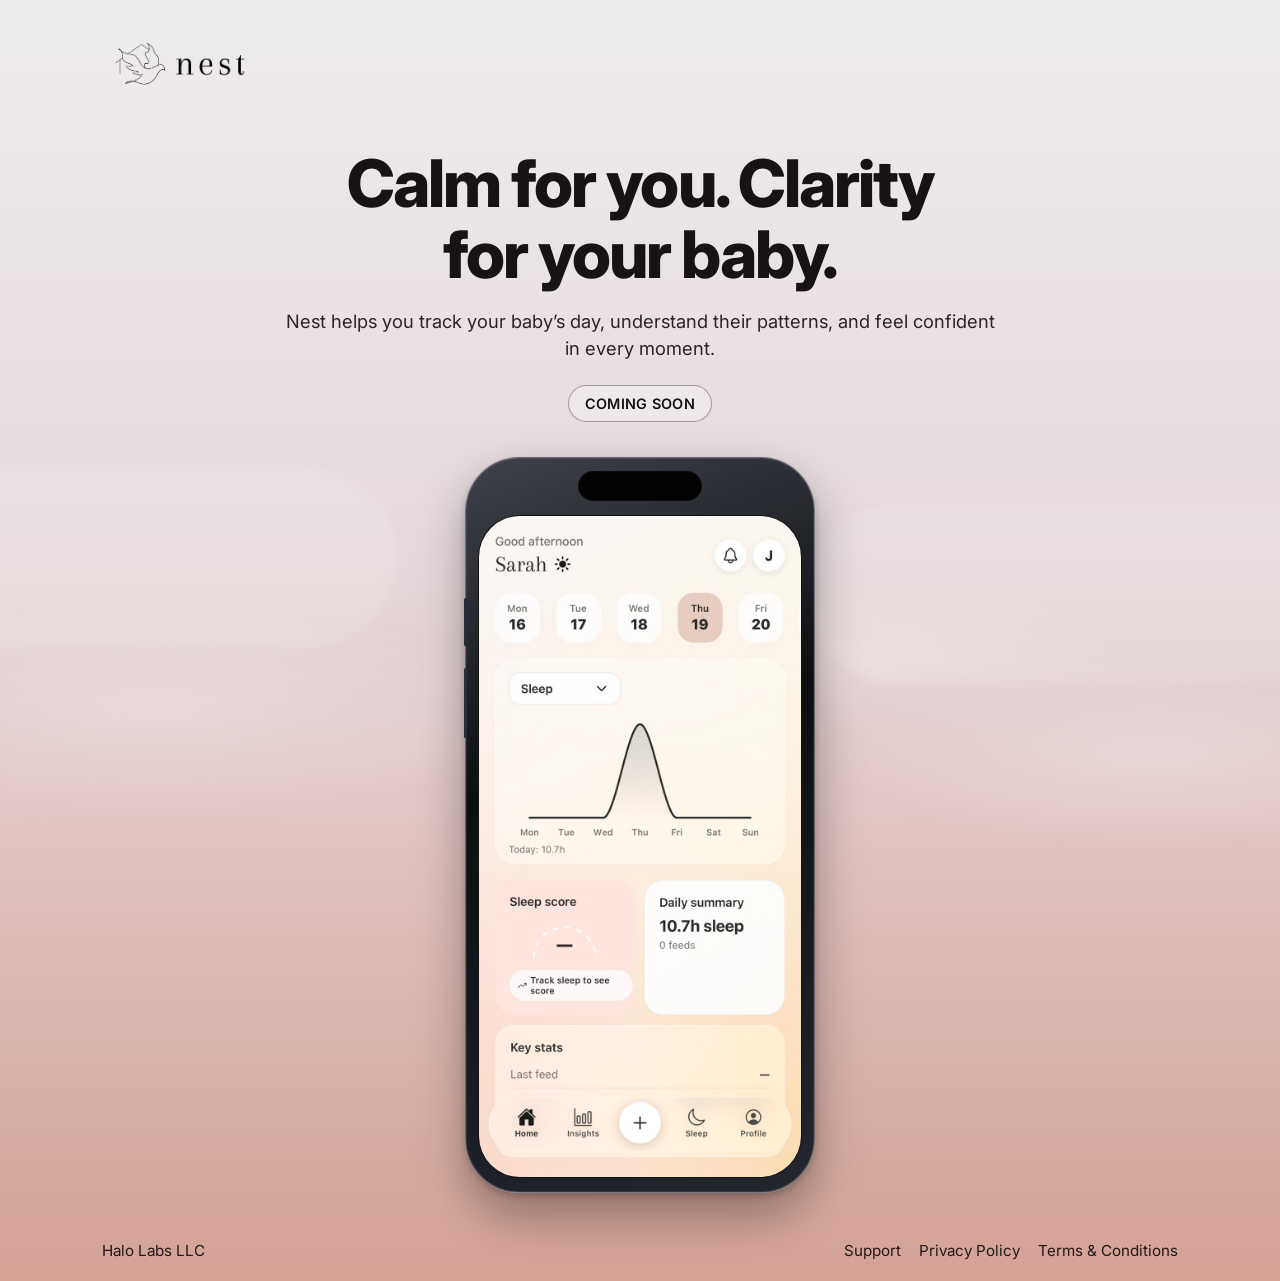
<file: index.html>
<!doctype html>
<html lang="en">
  <head>
    <meta charset="UTF-8" />
    <meta name="viewport" content="width=device-width, initial-scale=1.0" />
    <title>Nest Baby Tracker - Coming Soon</title>
    <link rel="preconnect" href="https://fonts.googleapis.com" />
    <link rel="preconnect" href="https://fonts.gstatic.com" crossorigin />
    <link
      href="https://fonts.googleapis.com/css2?family=Inter:wght@400;500;700;800&display=swap"
      rel="stylesheet"
    />
    <link rel="stylesheet" href="./styles.css" />
  </head>
  <body>
    <div class="page-bg" aria-hidden="true"></div>
    <div class="page-bg-clouds" aria-hidden="true"></div>
    <div class="page-wrap">
      <header class="site-header">
        <img src="./nestlogolengtleft.png" alt="Nest logo" class="logo" />
      </header>

      <main class="hero">
        <h1>Calm for you. Clarity for your baby.</h1>
        <p>
          Nest helps you track your baby’s day, understand their patterns, and
          feel confident in every moment.
        </p>
        <span class="coming-soon">Coming Soon</span>

        <section class="iphone" aria-label="Nest app preview">
          <div class="iphone-camera-island" aria-hidden="true"></div>
          <div class="iphone-screen">
            <img src="./websitemockup.jpeg" alt="Nest app interface preview" />
          </div>
        </section>
      </main>

      <footer class="site-footer">
        <p>Halo Labs LLC</p>
        <nav aria-label="Legal links">
          <a href="./support.html">Support</a>
          <a href="./privacy-policy.html">Privacy Policy</a>
          <a href="./terms-and-conditions.html">Terms &amp; Conditions</a>
        </nav>
      </footer>
    </div>
  </body>
</html>
</file>
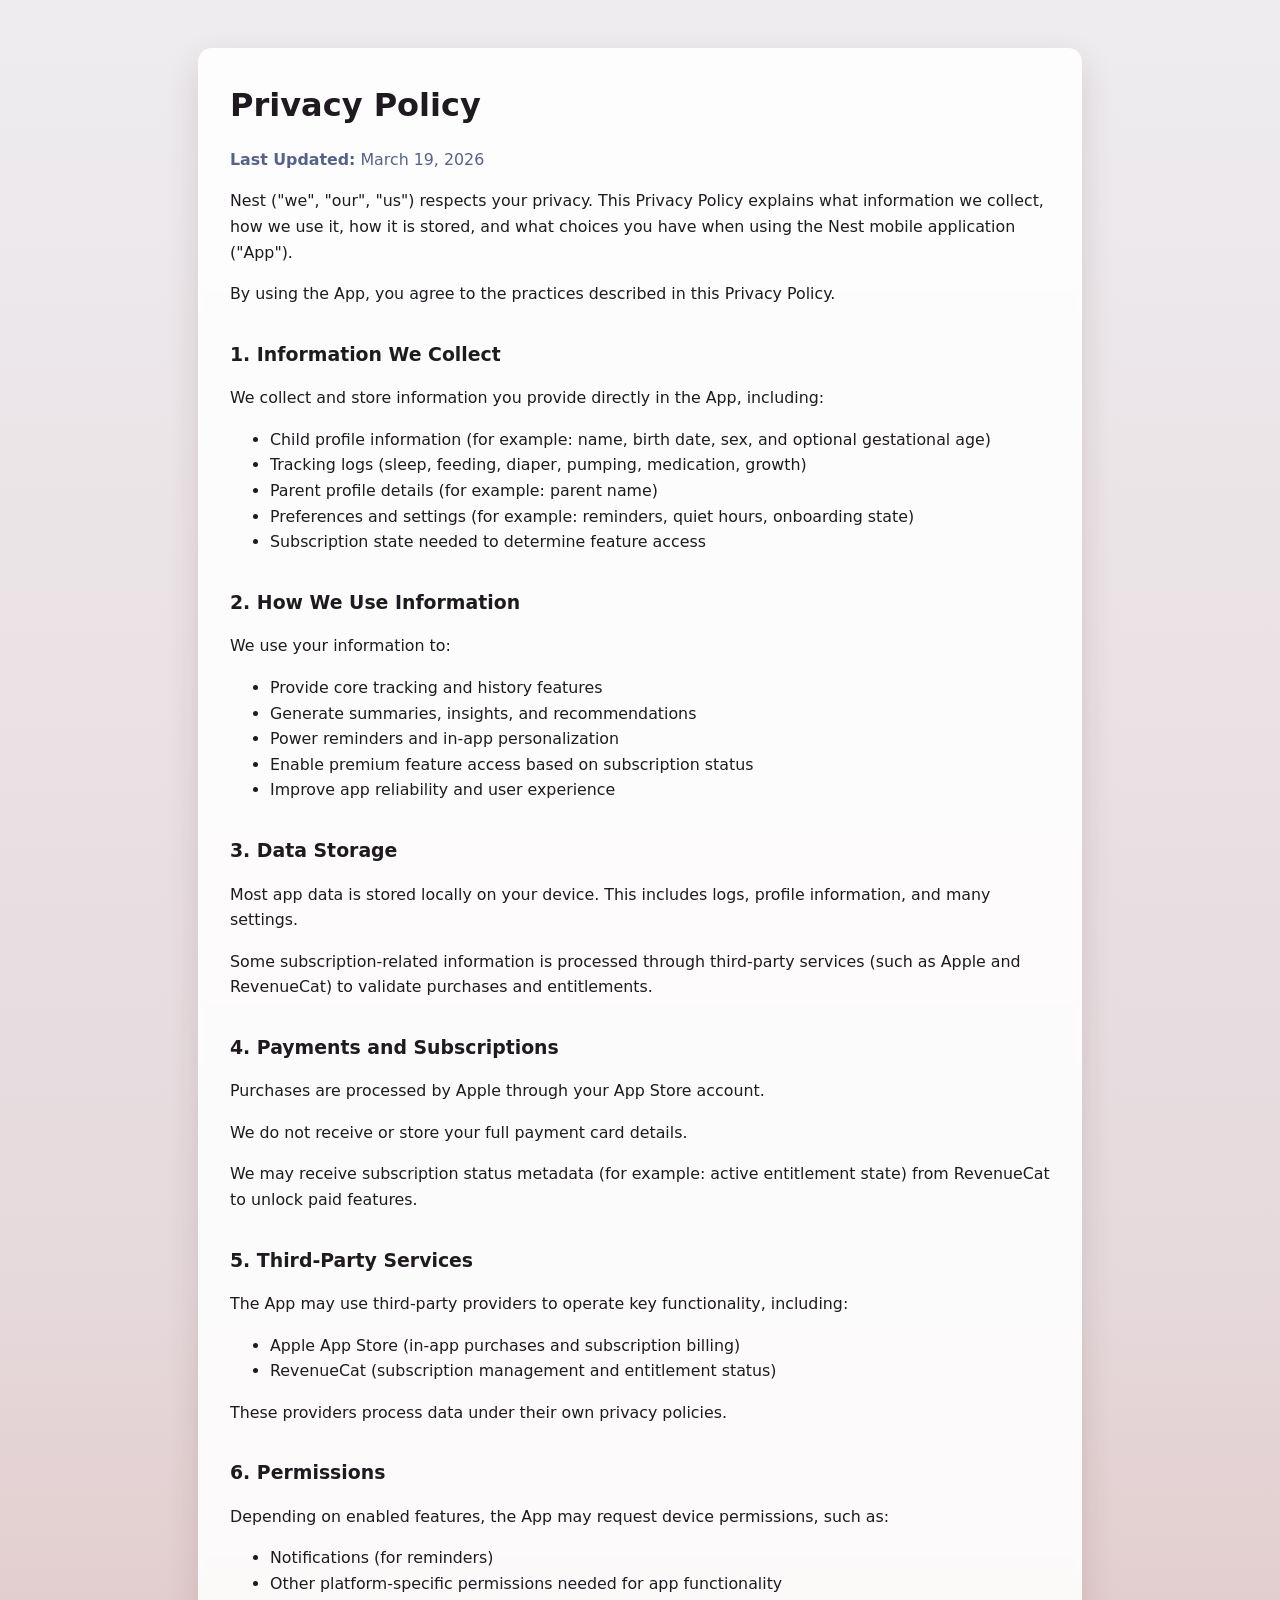
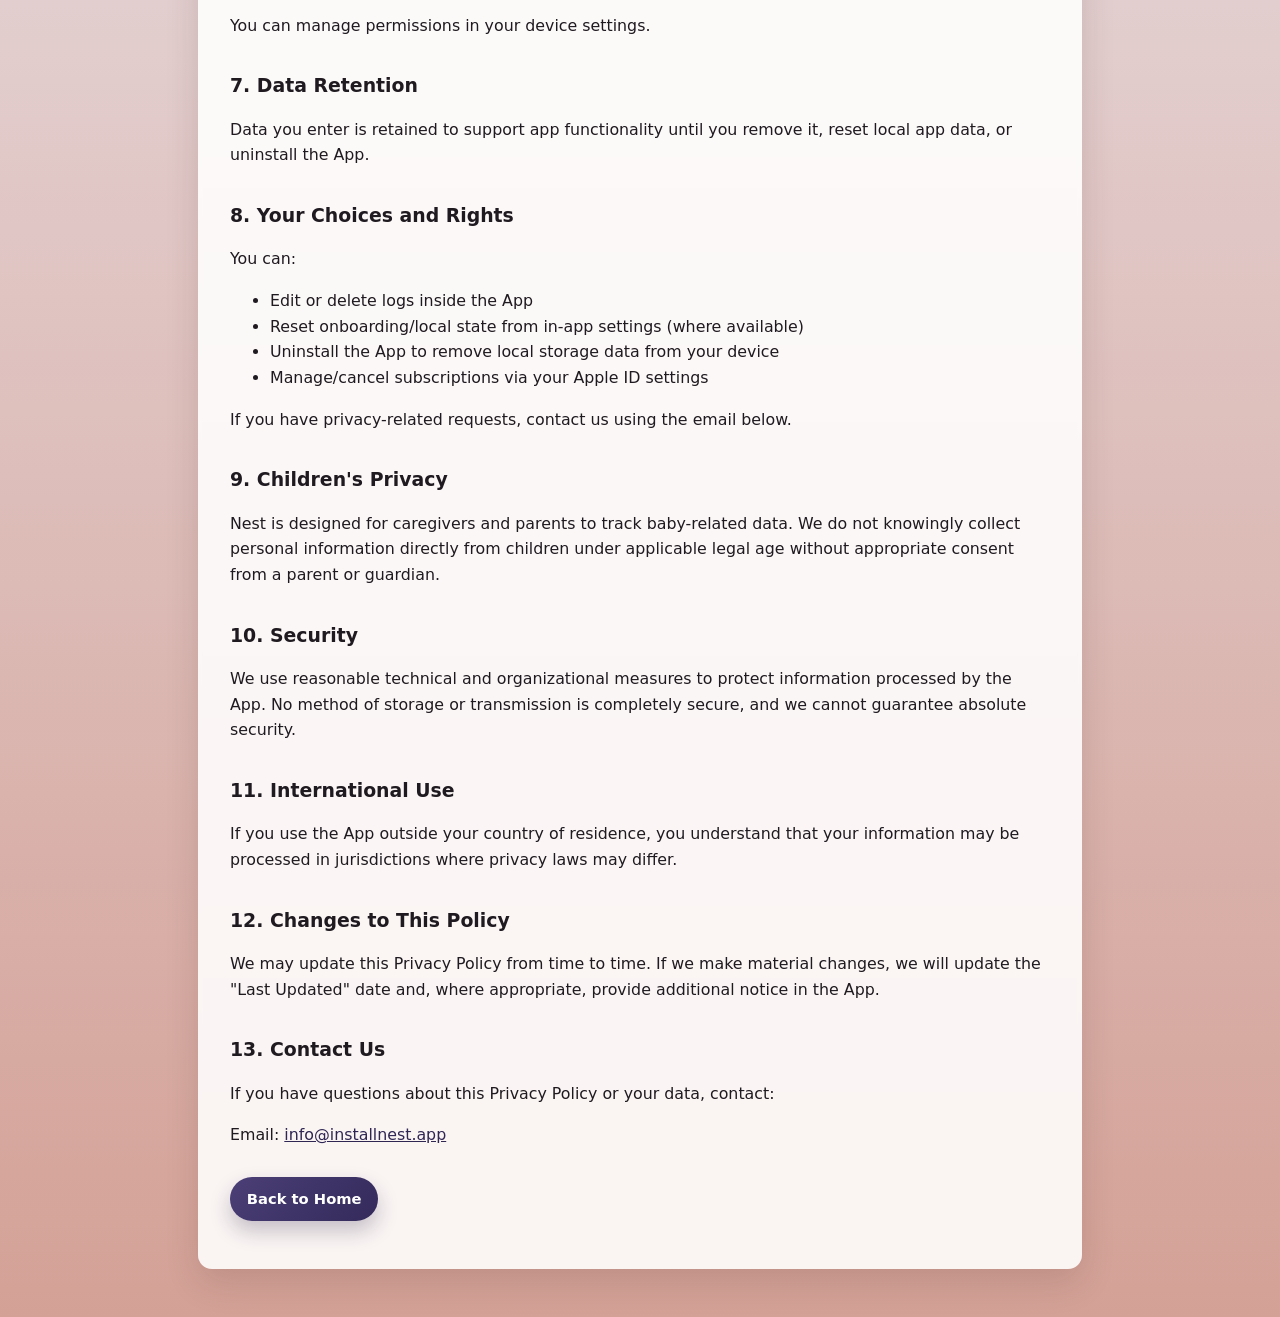
<file: privacy-policy.html>
<!doctype html>
<html lang="en">
  <head>
    <meta charset="UTF-8" />
    <meta name="viewport" content="width=device-width, initial-scale=1.0" />
    <title>Privacy Policy - Nest Baby Tracker</title>
    <style>
      body {
        margin: 0;
        font-family: Inter, system-ui, -apple-system, Segoe UI, Roboto, sans-serif;
        background: linear-gradient(180deg, #eeecef 0%, #e6d9dc 44%, #d4a196 100%);
        color: #1f1a1f;
        line-height: 1.62;
      }
      main {
        width: min(820px, 92vw);
        margin: 3rem auto;
        background: rgba(255, 255, 255, 0.88);
        backdrop-filter: blur(2px);
        padding: 2rem;
        border-radius: 14px;
        box-shadow: 0 14px 34px rgba(56, 28, 28, 0.14);
      }
      h1 {
        margin-top: 0;
      }
      h2 {
        margin-top: 2rem;
        margin-bottom: 0.5rem;
        font-size: 1.18rem;
      }
      p,
      li {
        font-size: 0.99rem;
      }
      ul {
        margin-top: 0.4rem;
        margin-bottom: 1rem;
      }
      .meta {
        color: #55638b;
        margin-top: -0.4rem;
      }
      a {
        color: #2f2654;
      }
      .back-wrap {
        margin-top: 1.8rem;
      }
      .back-button {
        display: inline-block;
        text-decoration: none;
        color: #ffffff;
        background: linear-gradient(135deg, #4b3f77, #342a5a);
        padding: 0.64rem 1.05rem;
        border-radius: 999px;
        font-weight: 600;
        font-size: 0.92rem;
        box-shadow: 0 10px 20px rgba(44, 34, 73, 0.25);
      }
      .back-button:hover,
      .back-button:focus-visible {
        transform: translateY(-1px);
        box-shadow: 0 13px 24px rgba(44, 34, 73, 0.28);
      }
    </style>
  </head>
  <body>
    <main>
      <h1>Privacy Policy</h1>
      <p class="meta"><strong>Last Updated:</strong> March 19, 2026</p>
      <p>
        Nest ("we", "our", "us") respects your privacy. This Privacy Policy
        explains what information we collect, how we use it, how it is stored,
        and what choices you have when using the Nest mobile application
        ("App").
      </p>
      <p>
        By using the App, you agree to the practices described in this Privacy
        Policy.
      </p>

      <h2>1. Information We Collect</h2>
      <p>
        We collect and store information you provide directly in the App,
        including:
      </p>
      <ul>
        <li>
          Child profile information (for example: name, birth date, sex, and
          optional gestational age)
        </li>
        <li>Tracking logs (sleep, feeding, diaper, pumping, medication, growth)</li>
        <li>Parent profile details (for example: parent name)</li>
        <li>
          Preferences and settings (for example: reminders, quiet hours,
          onboarding state)
        </li>
        <li>Subscription state needed to determine feature access</li>
      </ul>

      <h2>2. How We Use Information</h2>
      <p>We use your information to:</p>
      <ul>
        <li>Provide core tracking and history features</li>
        <li>Generate summaries, insights, and recommendations</li>
        <li>Power reminders and in-app personalization</li>
        <li>Enable premium feature access based on subscription status</li>
        <li>Improve app reliability and user experience</li>
      </ul>

      <h2>3. Data Storage</h2>
      <p>
        Most app data is stored locally on your device. This includes logs,
        profile information, and many settings.
      </p>
      <p>
        Some subscription-related information is processed through third-party
        services (such as Apple and RevenueCat) to validate purchases and
        entitlements.
      </p>

      <h2>4. Payments and Subscriptions</h2>
      <p>Purchases are processed by Apple through your App Store account.</p>
      <p>We do not receive or store your full payment card details.</p>
      <p>
        We may receive subscription status metadata (for example: active
        entitlement state) from RevenueCat to unlock paid features.
      </p>

      <h2>5. Third-Party Services</h2>
      <p>
        The App may use third-party providers to operate key functionality,
        including:
      </p>
      <ul>
        <li>Apple App Store (in-app purchases and subscription billing)</li>
        <li>RevenueCat (subscription management and entitlement status)</li>
      </ul>
      <p>These providers process data under their own privacy policies.</p>

      <h2>6. Permissions</h2>
      <p>
        Depending on enabled features, the App may request device permissions,
        such as:
      </p>
      <ul>
        <li>Notifications (for reminders)</li>
        <li>Other platform-specific permissions needed for app functionality</li>
      </ul>
      <p>You can manage permissions in your device settings.</p>

      <h2>7. Data Retention</h2>
      <p>
        Data you enter is retained to support app functionality until you remove
        it, reset local app data, or uninstall the App.
      </p>

      <h2>8. Your Choices and Rights</h2>
      <p>You can:</p>
      <ul>
        <li>Edit or delete logs inside the App</li>
        <li>Reset onboarding/local state from in-app settings (where available)</li>
        <li>Uninstall the App to remove local storage data from your device</li>
        <li>Manage/cancel subscriptions via your Apple ID settings</li>
      </ul>
      <p>If you have privacy-related requests, contact us using the email below.</p>

      <h2>9. Children's Privacy</h2>
      <p>
        Nest is designed for caregivers and parents to track baby-related data.
        We do not knowingly collect personal information directly from children
        under applicable legal age without appropriate consent from a parent or
        guardian.
      </p>

      <h2>10. Security</h2>
      <p>
        We use reasonable technical and organizational measures to protect
        information processed by the App. No method of storage or transmission
        is completely secure, and we cannot guarantee absolute security.
      </p>

      <h2>11. International Use</h2>
      <p>
        If you use the App outside your country of residence, you understand
        that your information may be processed in jurisdictions where privacy
        laws may differ.
      </p>

      <h2>12. Changes to This Policy</h2>
      <p>
        We may update this Privacy Policy from time to time. If we make material
        changes, we will update the "Last Updated" date and, where appropriate,
        provide additional notice in the App.
      </p>

      <h2>13. Contact Us</h2>
      <p>If you have questions about this Privacy Policy or your data, contact:</p>
      <p>Email: <a href="mailto:info@installnest.app">info@installnest.app</a></p>
      <p class="back-wrap">
        <a class="back-button" href="./index.html">Back to Home</a>
      </p>
    </main>
  </body>
</html>
</file>
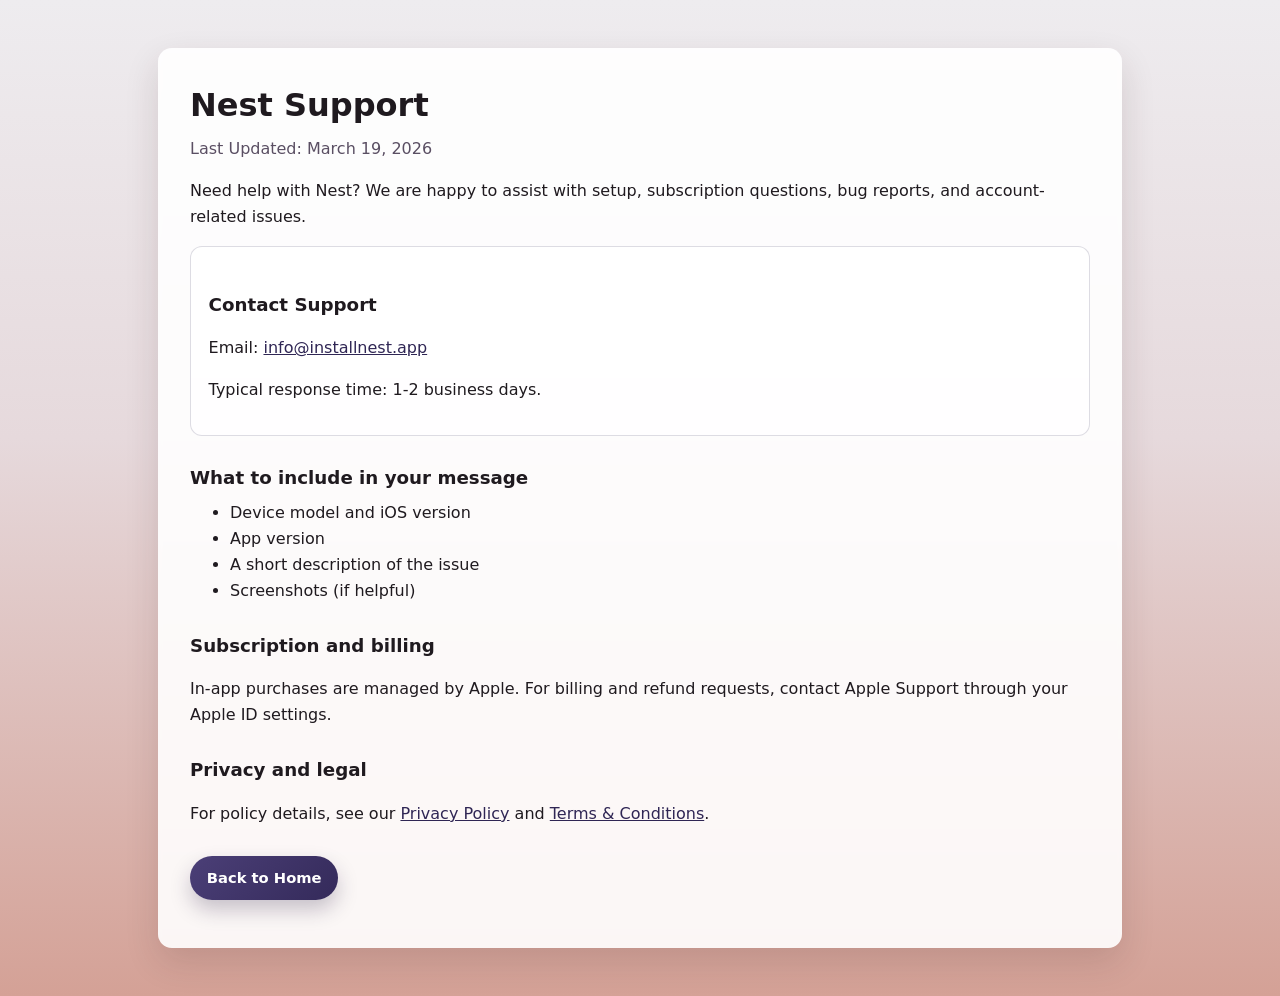
<file: support.html>
<!doctype html>
<html lang="en">
  <head>
    <meta charset="UTF-8" />
    <meta name="viewport" content="width=device-width, initial-scale=1.0" />
    <title>Support - Nest</title>
    <style>
      body {
        margin: 0;
        font-family: Inter, system-ui, -apple-system, Segoe UI, Roboto, sans-serif;
        background: linear-gradient(180deg, #eeecef 0%, #e6d9dc 44%, #d4a196 100%);
        color: #1f1a1f;
        line-height: 1.62;
      }
      main {
        width: min(900px, 92vw);
        margin: 3rem auto;
        background: rgba(255, 255, 255, 0.9);
        backdrop-filter: blur(2px);
        padding: 2rem;
        border-radius: 14px;
        box-shadow: 0 14px 34px rgba(56, 28, 28, 0.14);
      }
      h1 {
        margin-top: 0;
        margin-bottom: 0.25rem;
      }
      h2 {
        margin-top: 1.7rem;
        margin-bottom: 0.45rem;
        font-size: 1.14rem;
      }
      p,
      li {
        font-size: 1rem;
      }
      ul {
        margin-top: 0.35rem;
      }
      a {
        color: #2f2654;
      }
      .meta {
        color: #5a4f63;
        margin-top: 0;
      }
      .contact-card {
        margin-top: 1rem;
        padding: 1rem 1.1rem;
        border-radius: 12px;
        border: 1px solid rgba(47, 38, 84, 0.16);
        background: rgba(255, 255, 255, 0.75);
      }
      .back-wrap {
        margin-top: 1.8rem;
      }
      .back-button {
        display: inline-block;
        text-decoration: none;
        color: #ffffff;
        background: linear-gradient(135deg, #4b3f77, #342a5a);
        padding: 0.64rem 1.05rem;
        border-radius: 999px;
        font-weight: 600;
        font-size: 0.92rem;
        box-shadow: 0 10px 20px rgba(44, 34, 73, 0.25);
      }
      .back-button:hover,
      .back-button:focus-visible {
        transform: translateY(-1px);
        box-shadow: 0 13px 24px rgba(44, 34, 73, 0.28);
      }
    </style>
  </head>
  <body>
    <main>
      <h1>Nest Support</h1>
      <p class="meta">Last Updated: March 19, 2026</p>
      <p>
        Need help with Nest? We are happy to assist with setup, subscription
        questions, bug reports, and account-related issues.
      </p>

      <div class="contact-card">
        <h2>Contact Support</h2>
        <p>
          Email:
          <a href="mailto:info@installnest.app">info@installnest.app</a>
        </p>
        <p>Typical response time: 1-2 business days.</p>
      </div>

      <h2>What to include in your message</h2>
      <ul>
        <li>Device model and iOS version</li>
        <li>App version</li>
        <li>A short description of the issue</li>
        <li>Screenshots (if helpful)</li>
      </ul>

      <h2>Subscription and billing</h2>
      <p>
        In-app purchases are managed by Apple. For billing and refund requests,
        contact Apple Support through your Apple ID settings.
      </p>

      <h2>Privacy and legal</h2>
      <p>
        For policy details, see our
        <a href="./privacy-policy.html">Privacy Policy</a> and
        <a href="./terms-and-conditions.html">Terms &amp; Conditions</a>.
      </p>

      <p class="back-wrap">
        <a class="back-button" href="./index.html">Back to Home</a>
      </p>
    </main>
  </body>
</html>
</file>
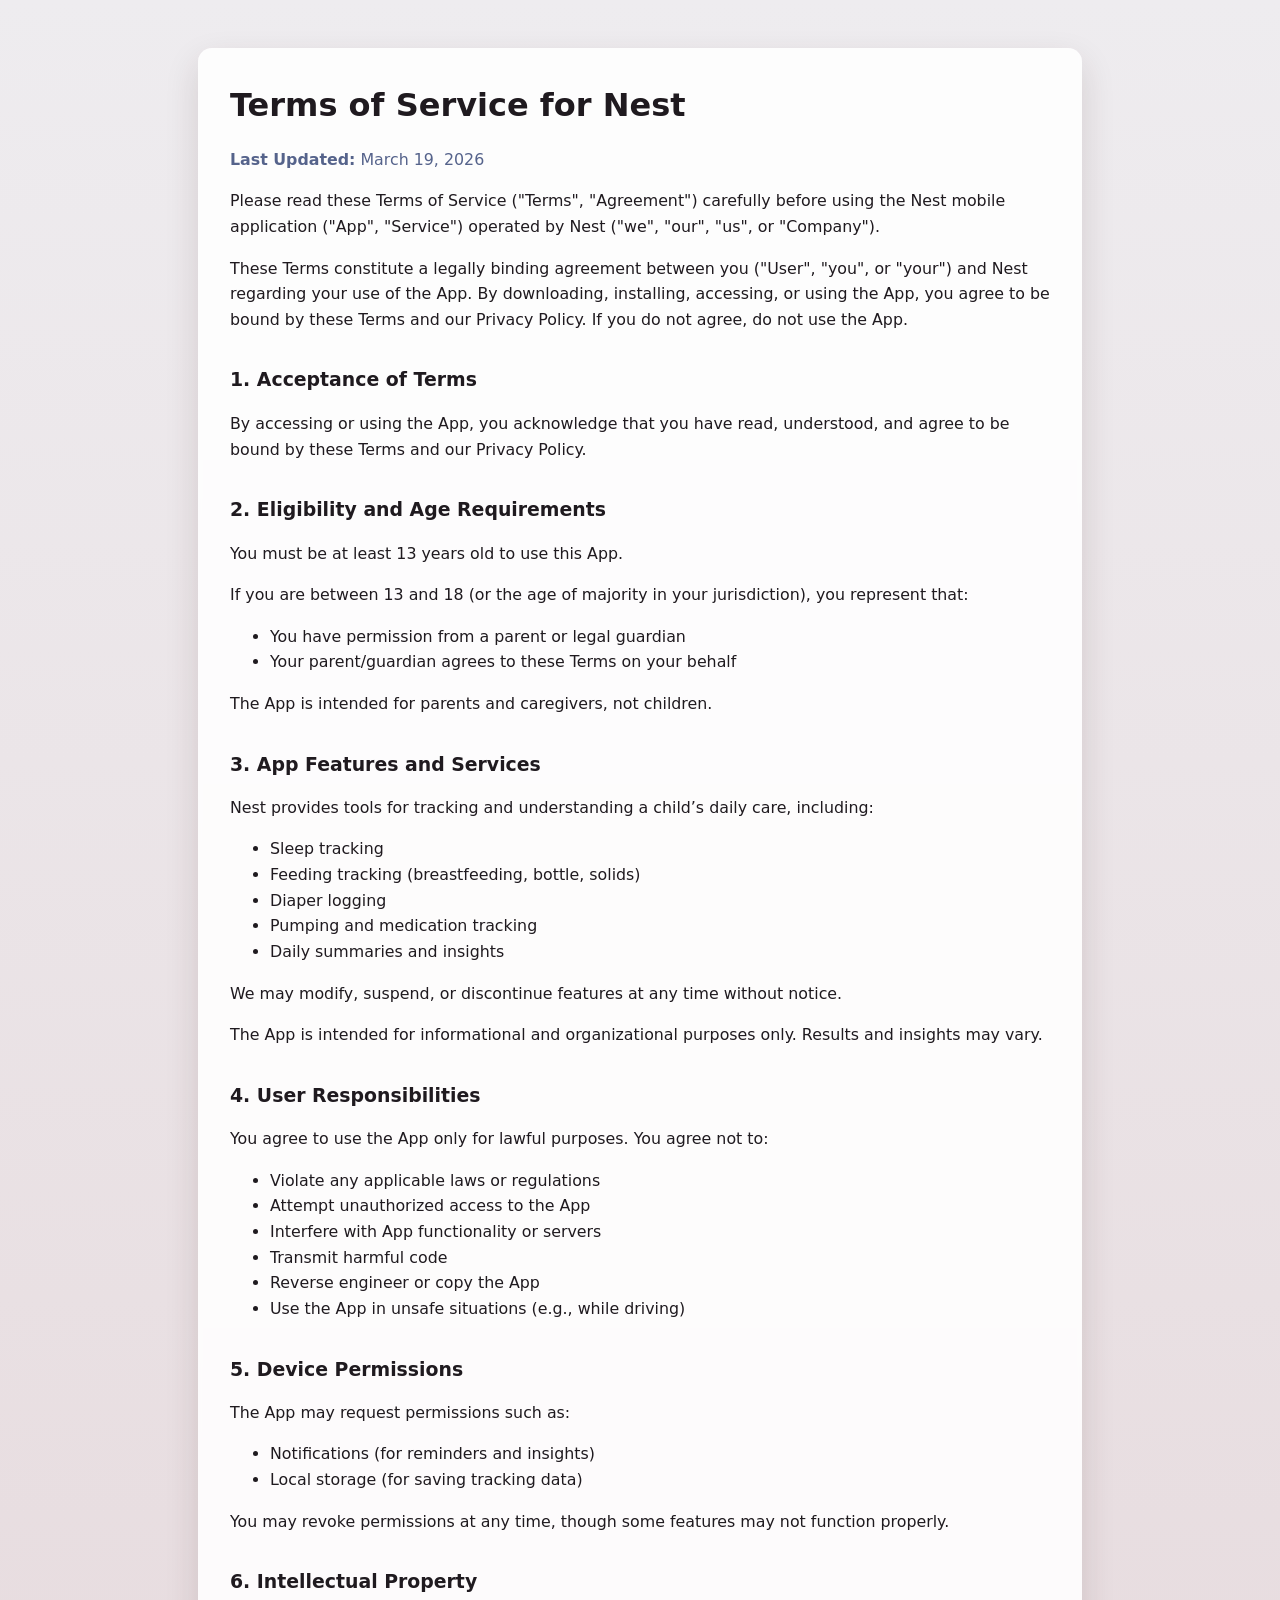
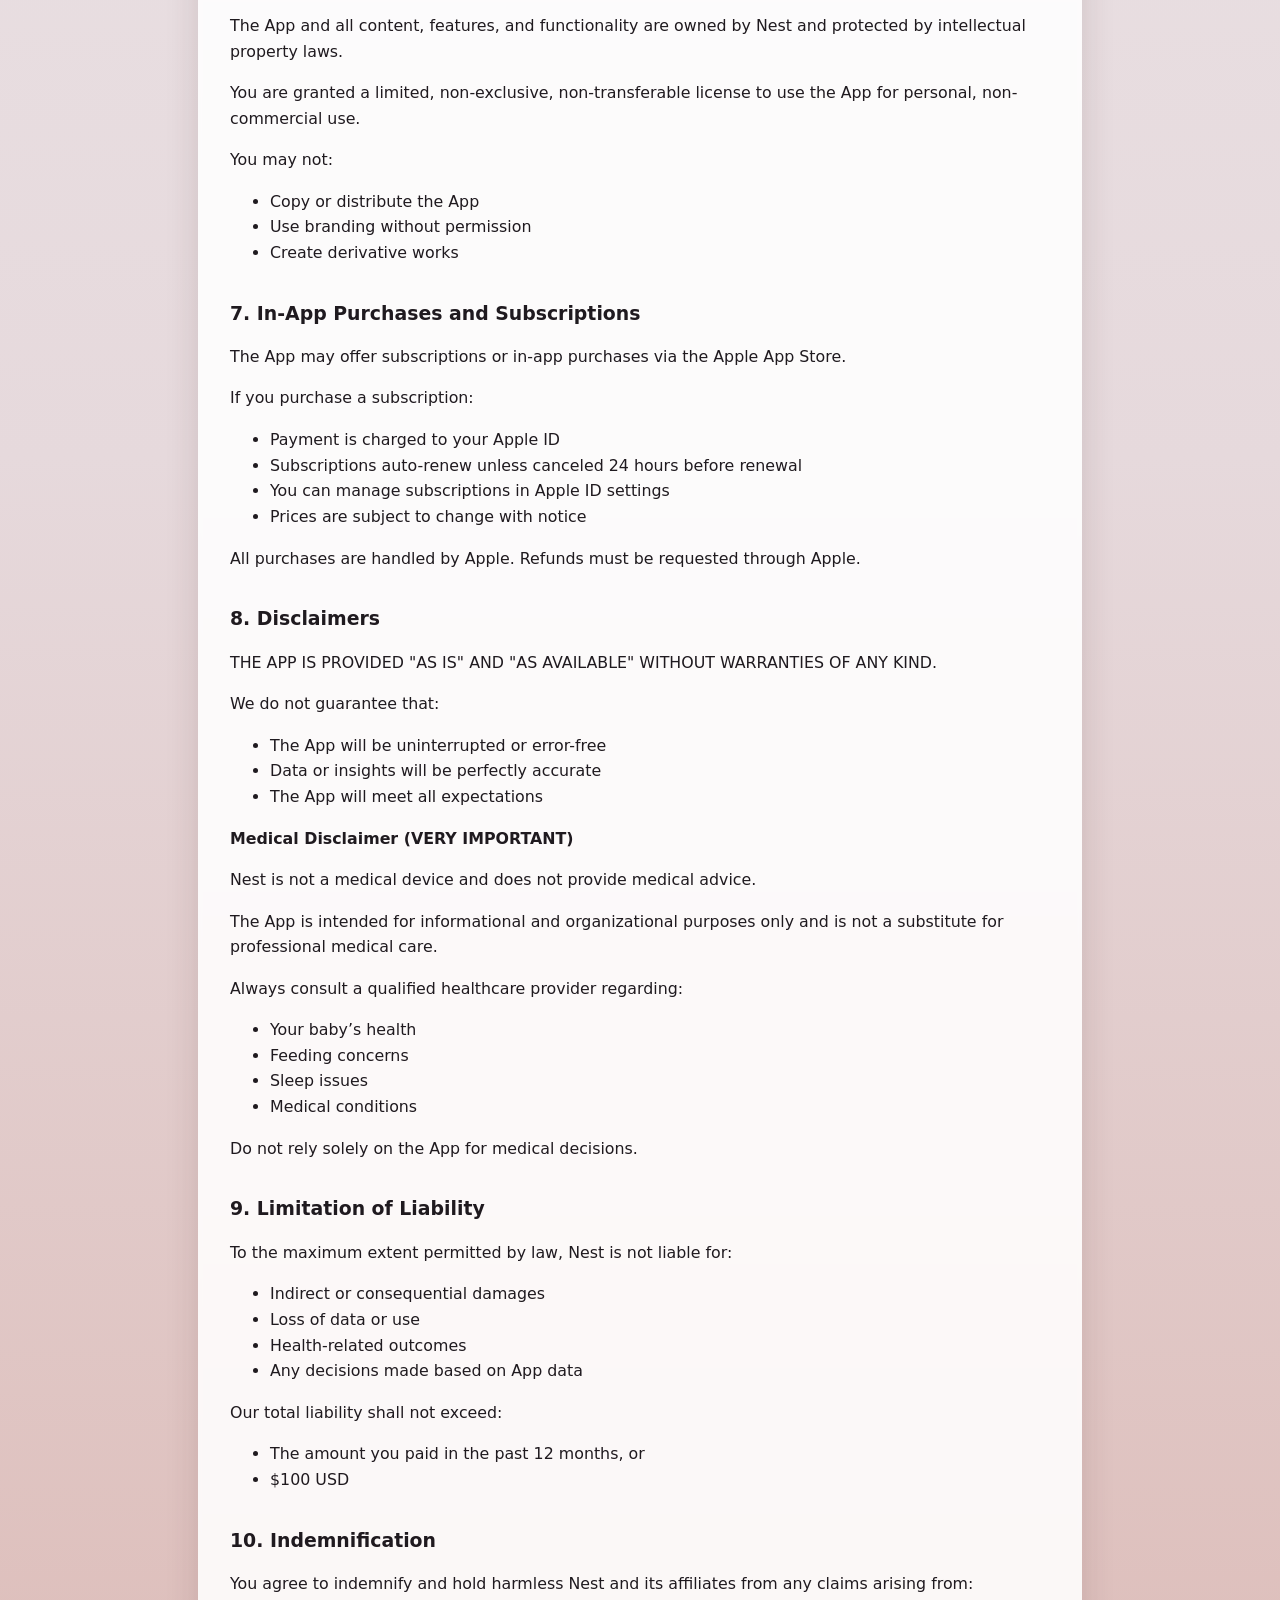
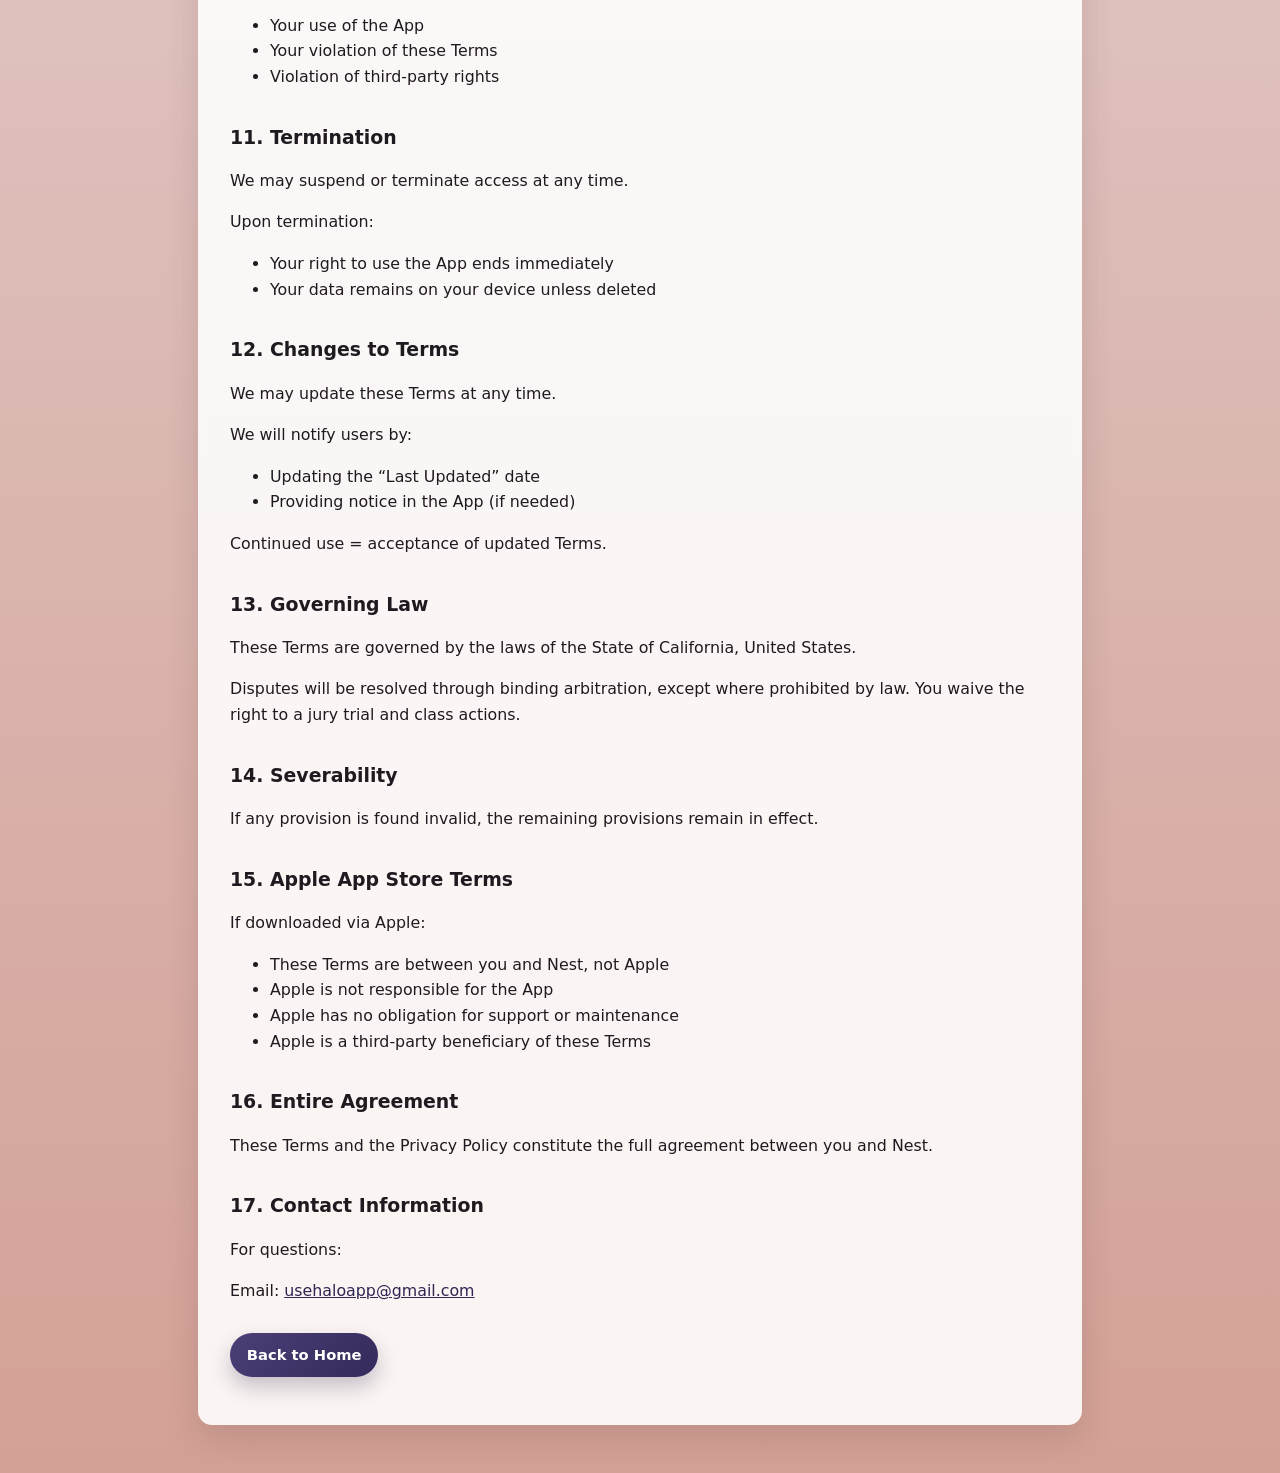
<file: terms-and-conditions.html>
<!doctype html>
<html lang="en">
  <head>
    <meta charset="UTF-8" />
    <meta name="viewport" content="width=device-width, initial-scale=1.0" />
    <title>Terms &amp; Conditions - Nest Baby Tracker</title>
    <style>
      body {
        margin: 0;
        font-family: Inter, system-ui, -apple-system, Segoe UI, Roboto, sans-serif;
        background: linear-gradient(180deg, #eeecef 0%, #e6d9dc 44%, #d4a196 100%);
        color: #1f1a1f;
        line-height: 1.62;
      }
      main {
        width: min(820px, 92vw);
        margin: 3rem auto;
        background: rgba(255, 255, 255, 0.88);
        backdrop-filter: blur(2px);
        padding: 2rem;
        border-radius: 14px;
        box-shadow: 0 14px 34px rgba(56, 28, 28, 0.14);
      }
      h1 {
        margin-top: 0;
      }
      h2 {
        margin-top: 2rem;
        margin-bottom: 0.5rem;
        font-size: 1.18rem;
      }
      p,
      li {
        font-size: 0.99rem;
      }
      ul {
        margin-top: 0.4rem;
        margin-bottom: 1rem;
      }
      .meta {
        color: #55638b;
        margin-top: -0.4rem;
      }
      a {
        color: #2f2654;
      }
      .back-wrap {
        margin-top: 1.8rem;
      }
      .back-button {
        display: inline-block;
        text-decoration: none;
        color: #ffffff;
        background: linear-gradient(135deg, #4b3f77, #342a5a);
        padding: 0.64rem 1.05rem;
        border-radius: 999px;
        font-weight: 600;
        font-size: 0.92rem;
        box-shadow: 0 10px 20px rgba(44, 34, 73, 0.25);
      }
      .back-button:hover,
      .back-button:focus-visible {
        transform: translateY(-1px);
        box-shadow: 0 13px 24px rgba(44, 34, 73, 0.28);
      }
    </style>
  </head>
  <body>
    <main>
      <h1>Terms of Service for Nest</h1>
      <p class="meta"><strong>Last Updated:</strong> March 19, 2026</p>
      <p>
        Please read these Terms of Service ("Terms", "Agreement") carefully
        before using the Nest mobile application ("App", "Service") operated by
        Nest ("we", "our", "us", or "Company").
      </p>
      <p>
        These Terms constitute a legally binding agreement between you ("User",
        "you", or "your") and Nest regarding your use of the App. By
        downloading, installing, accessing, or using the App, you agree to be
        bound by these Terms and our Privacy Policy. If you do not agree, do
        not use the App.
      </p>

      <h2>1. Acceptance of Terms</h2>
      <p>
        By accessing or using the App, you acknowledge that you have read,
        understood, and agree to be bound by these Terms and our Privacy Policy.
      </p>

      <h2>2. Eligibility and Age Requirements</h2>
      <p>
        You must be at least 13 years old to use this App.
      </p>
      <p>
        If you are between 13 and 18 (or the age of majority in your
        jurisdiction), you represent that:
      </p>
      <ul>
        <li>You have permission from a parent or legal guardian</li>
        <li>Your parent/guardian agrees to these Terms on your behalf</li>
      </ul>
      <p>The App is intended for parents and caregivers, not children.</p>

      <h2>3. App Features and Services</h2>
      <p>
        Nest provides tools for tracking and understanding a child’s daily care,
        including:
      </p>
      <ul>
        <li>Sleep tracking</li>
        <li>Feeding tracking (breastfeeding, bottle, solids)</li>
        <li>Diaper logging</li>
        <li>Pumping and medication tracking</li>
        <li>Daily summaries and insights</li>
      </ul>
      <p>
        We may modify, suspend, or discontinue features at any time without
        notice.
      </p>
      <p>
        The App is intended for informational and organizational purposes only.
        Results and insights may vary.
      </p>

      <h2>4. User Responsibilities</h2>
      <p>You agree to use the App only for lawful purposes. You agree not to:</p>
      <ul>
        <li>Violate any applicable laws or regulations</li>
        <li>Attempt unauthorized access to the App</li>
        <li>Interfere with App functionality or servers</li>
        <li>Transmit harmful code</li>
        <li>Reverse engineer or copy the App</li>
        <li>Use the App in unsafe situations (e.g., while driving)</li>
      </ul>

      <h2>5. Device Permissions</h2>
      <p>The App may request permissions such as:</p>
      <ul>
        <li>Notifications (for reminders and insights)</li>
        <li>Local storage (for saving tracking data)</li>
      </ul>
      <p>
        You may revoke permissions at any time, though some features may not
        function properly.
      </p>

      <h2>6. Intellectual Property</h2>
      <p>
        The App and all content, features, and functionality are owned by Nest
        and protected by intellectual property laws.
      </p>
      <p>
        You are granted a limited, non-exclusive, non-transferable license to
        use the App for personal, non-commercial use.
      </p>
      <p>You may not:</p>
      <ul>
        <li>Copy or distribute the App</li>
        <li>Use branding without permission</li>
        <li>Create derivative works</li>
      </ul>

      <h2>7. In-App Purchases and Subscriptions</h2>
      <p>
        The App may offer subscriptions or in-app purchases via the Apple App
        Store.
      </p>
      <p>If you purchase a subscription:</p>
      <ul>
        <li>Payment is charged to your Apple ID</li>
        <li>Subscriptions auto-renew unless canceled 24 hours before renewal</li>
        <li>You can manage subscriptions in Apple ID settings</li>
        <li>Prices are subject to change with notice</li>
      </ul>
      <p>
        All purchases are handled by Apple. Refunds must be requested through
        Apple.
      </p>

      <h2>8. Disclaimers</h2>
      <p>
        THE APP IS PROVIDED "AS IS" AND "AS AVAILABLE" WITHOUT WARRANTIES OF ANY
        KIND.
      </p>
      <p>We do not guarantee that:</p>
      <ul>
        <li>The App will be uninterrupted or error-free</li>
        <li>Data or insights will be perfectly accurate</li>
        <li>The App will meet all expectations</li>
      </ul>
      <p><strong>Medical Disclaimer (VERY IMPORTANT)</strong></p>
      <p>
        Nest is not a medical device and does not provide medical advice.
      </p>
      <p>
        The App is intended for informational and organizational purposes only
        and is not a substitute for professional medical care.
      </p>
      <p>Always consult a qualified healthcare provider regarding:</p>
      <ul>
        <li>Your baby’s health</li>
        <li>Feeding concerns</li>
        <li>Sleep issues</li>
        <li>Medical conditions</li>
      </ul>
      <p>Do not rely solely on the App for medical decisions.</p>

      <h2>9. Limitation of Liability</h2>
      <p>To the maximum extent permitted by law, Nest is not liable for:</p>
      <ul>
        <li>Indirect or consequential damages</li>
        <li>Loss of data or use</li>
        <li>Health-related outcomes</li>
        <li>Any decisions made based on App data</li>
      </ul>
      <p>Our total liability shall not exceed:</p>
      <ul>
        <li>The amount you paid in the past 12 months, or</li>
        <li>$100 USD</li>
      </ul>

      <h2>10. Indemnification</h2>
      <p>
        You agree to indemnify and hold harmless Nest and its affiliates from
        any claims arising from:
      </p>
      <ul>
        <li>Your use of the App</li>
        <li>Your violation of these Terms</li>
        <li>Violation of third-party rights</li>
      </ul>

      <h2>11. Termination</h2>
      <p>We may suspend or terminate access at any time.</p>
      <p>
        Upon termination:
      </p>
      <ul>
        <li>Your right to use the App ends immediately</li>
        <li>Your data remains on your device unless deleted</li>
      </ul>

      <h2>12. Changes to Terms</h2>
      <p>We may update these Terms at any time.</p>
      <p>We will notify users by:</p>
      <ul>
        <li>Updating the “Last Updated” date</li>
        <li>Providing notice in the App (if needed)</li>
      </ul>
      <p>
        Continued use = acceptance of updated Terms.
      </p>

      <h2>13. Governing Law</h2>
      <p>
        These Terms are governed by the laws of the State of California, United
        States.
      </p>
      <p>
        Disputes will be resolved through binding arbitration, except where
        prohibited by law. You waive the right to a jury trial and class
        actions.
      </p>

      <h2>14. Severability</h2>
      <p>
        If any provision is found invalid, the remaining provisions remain in
        effect.
      </p>

      <h2>15. Apple App Store Terms</h2>
      <p>If downloaded via Apple:</p>
      <ul>
        <li>These Terms are between you and Nest, not Apple</li>
        <li>Apple is not responsible for the App</li>
        <li>Apple has no obligation for support or maintenance</li>
        <li>Apple is a third-party beneficiary of these Terms</li>
      </ul>

      <h2>16. Entire Agreement</h2>
      <p>
        These Terms and the Privacy Policy constitute the full agreement between
        you and Nest.
      </p>

      <h2>17. Contact Information</h2>
      <p>For questions:</p>
      <p>Email: <a href="mailto:usehaloapp@gmail.com">usehaloapp@gmail.com</a></p>
      <p class="back-wrap">
        <a class="back-button" href="./index.html">Back to Home</a>
      </p>
    </main>
  </body>
</html>
</file>
<file: styles.css>
:root {
  color-scheme: light;
  --bg-top: #eeecef;
  --bg-mid: #e6d9dc;
  --bg-bottom: #d4a196;
  --text-main: #181313;
  --text-sub: #2e2424;
  --footer-text: #221919;
}

* {
  box-sizing: border-box;
}

body {
  margin: 0;
  min-height: 100vh;
  font-family: "Inter", system-ui, -apple-system, Segoe UI, Roboto, sans-serif;
  background: linear-gradient(180deg, var(--bg-top) 0%, var(--bg-mid) 44%, var(--bg-bottom) 100%);
  color: var(--text-main);
  overflow-x: hidden;
}

.page-wrap {
  width: min(1080px, 92vw);
  margin: 0 auto;
  min-height: 100vh;
  display: flex;
  flex-direction: column;
}

.page-bg,
.page-bg-clouds {
  position: fixed;
  inset: 0;
  pointer-events: none;
  z-index: -2;
}

.page-bg::before,
.page-bg::after {
  content: "";
  position: absolute;
  border-radius: 999px;
  filter: blur(4px);
  opacity: 0.2;
}

.page-bg::before {
  width: 38vw;
  height: 14vw;
  left: -7vw;
  top: 52vh;
  background: #f8f2f1;
}

.page-bg::after {
  width: 45vw;
  height: 14vw;
  right: -8vw;
  top: 56vh;
  background: #f6eeed;
}

.page-bg-clouds {
  background:
    radial-gradient(36rem 10rem at 12% 79%, rgba(255, 255, 255, 0.25), rgba(255, 255, 255, 0) 70%),
    radial-gradient(28rem 8rem at 90% 84%, rgba(255, 255, 255, 0.28), rgba(255, 255, 255, 0) 73%),
    radial-gradient(26rem 7rem at 68% 73%, rgba(255, 255, 255, 0.2), rgba(255, 255, 255, 0) 70%);
  z-index: -1;
}

.site-header {
  padding: 1.4rem 0.2rem;
}

.logo {
  width: clamp(140px, 17vw, 220px);
  height: auto;
  object-fit: contain;
}

.hero {
  margin-top: 2vh;
  text-align: center;
  display: flex;
  flex-direction: column;
  align-items: center;
  flex: 1;
}

.hero h1 {
  margin: 0;
  font-size: clamp(2rem, 6vw, 4.1rem);
  line-height: 1.08;
  letter-spacing: -0.03em;
  font-weight: 800;
  max-width: 14ch;
}

.hero p {
  margin: 1.1rem auto 0;
  max-width: 60ch;
  color: var(--text-sub);
  font-size: clamp(0.95rem, 1.45vw, 1.15rem);
  line-height: 1.5;
}

.coming-soon {
  margin-top: 1.4rem;
  padding: 0.56rem 1rem;
  border-radius: 999px;
  border: 1px solid rgba(24, 19, 19, 0.36);
  background: rgba(255, 255, 255, 0.32);
  font-size: 0.9rem;
  letter-spacing: 0.02em;
  text-transform: uppercase;
  font-weight: 600;
}

.iphone {
  margin-top: 2.2rem;
  width: min(350px, 83vw);
  border-radius: 54px;
  background:
    linear-gradient(160deg, #3f424a 0%, #0d0f12 40%, #23262d 100%);
  border: 1px solid rgba(255, 255, 255, 0.34);
  padding: 0.78rem 0.72rem 0.92rem;
  position: relative;
  box-shadow:
    0 22px 48px rgba(0, 0, 0, 0.34),
    0 3px 7px rgba(0, 0, 0, 0.18),
    inset 0 0 0 1px rgba(255, 255, 255, 0.08);
}

.iphone::before,
.iphone::after {
  content: "";
  position: absolute;
  left: -2px;
  width: 3px;
  border-radius: 2px;
  background: #2a2d35;
}

.iphone::before {
  height: 48px;
  top: 140px;
}

.iphone::after {
  height: 70px;
  top: 210px;
}

.iphone-camera-island {
  width: 38%;
  height: 30px;
  margin: 0.02rem auto 0.86rem;
  border-radius: 999px;
  background: #020202;
  box-shadow: inset 0 0 0 1px rgba(255, 255, 255, 0.04);
}

.iphone-screen {
  border-radius: 42px;
  overflow: hidden;
  background: #000;
  min-height: 620px;
  border: 1px solid rgba(255, 255, 255, 0.07);
}

.iphone-screen img {
  width: 100%;
  height: 100%;
  min-height: 620px;
  display: block;
  object-fit: cover;
  object-position: center top;
}

.site-footer {
  margin-top: 2rem;
  padding: 1rem 0.1rem 1.3rem;
  display: flex;
  align-items: center;
  justify-content: space-between;
  gap: 1rem;
  color: var(--footer-text);
  font-size: 0.95rem;
}

.site-footer p {
  margin: 0;
}

.site-footer nav {
  display: flex;
  gap: 1.15rem;
}

.site-footer a {
  color: var(--footer-text);
  text-decoration: none;
}

.site-footer a:hover,
.site-footer a:focus-visible {
  text-decoration: underline;
}

@media (max-width: 760px) {
  .site-header {
    padding-top: 1rem;
  }

  .hero {
    margin-top: 0.4rem;
  }

  .hero p {
    max-width: 42ch;
  }

  .iphone {
    margin-top: 1.7rem;
  }

  .site-footer {
    flex-direction: column;
    align-items: flex-start;
    padding-bottom: 1.1rem;
  }
}
</file>
